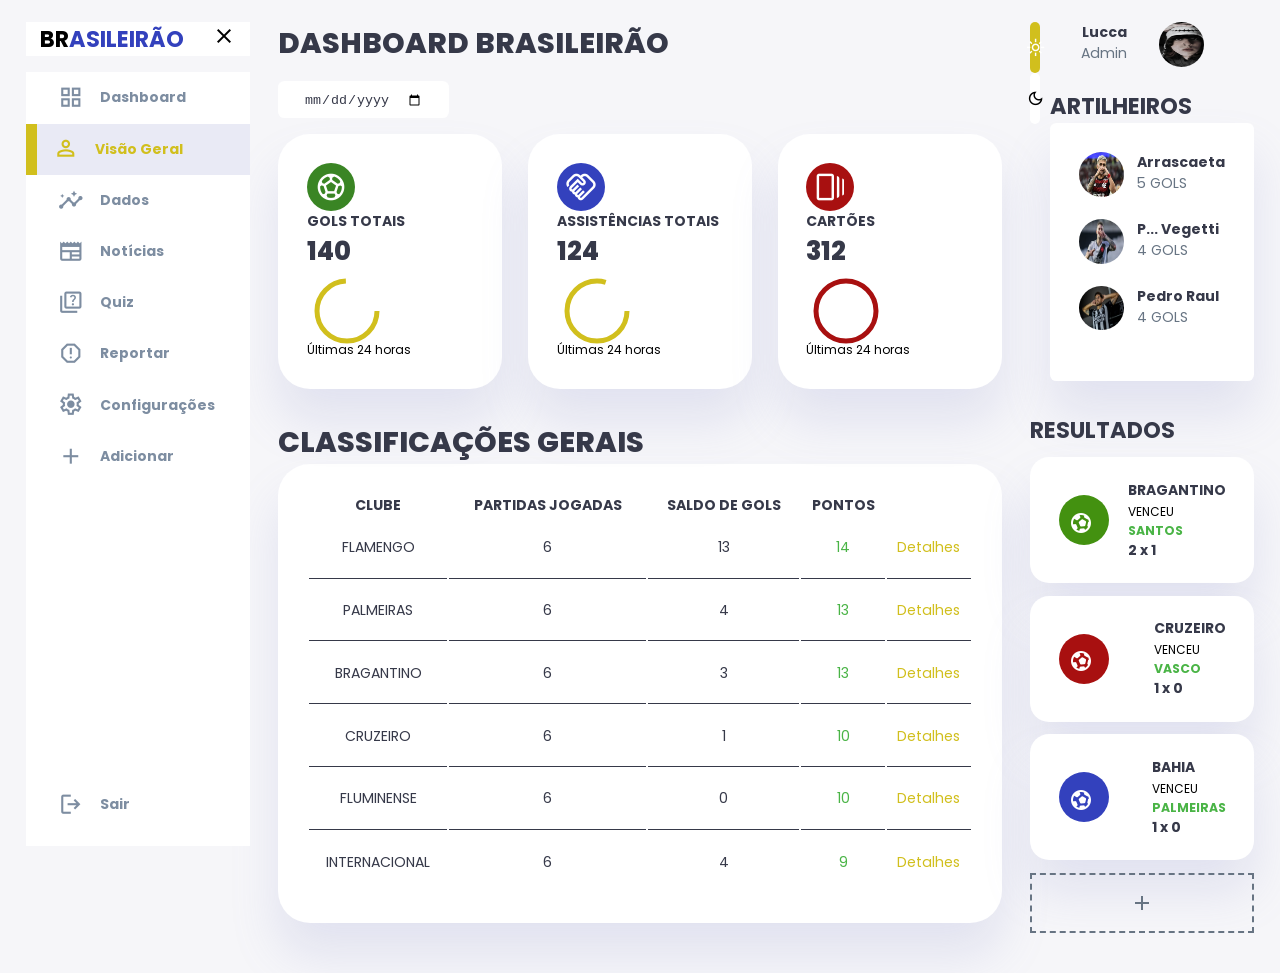
<file: dashboardfut/index.html>
<!DOCTYPE html>
<html lang="pt-BR">
<head>
    <meta charset="UTF-8">
    <meta http-equiv="X-UA-Compatible" content="IE=edge">
    <meta name="viewport" content="width=device-width, initial-scale=1.0">
    <title>Dashboard Brasileirão 2025</title>
    <link rel="stylesheet" href="https://fonts.googleapis.com/css2?family=Material+Symbols+Outlined:opsz,wght,FILL,GRAD@24,400,0,0" />
    <link rel="stylesheet" href="styles.css">
    </head>
    <body>

        <div class="container">


<aside>

          <div class="top">

          <div class="logo">
    <h2>BR<span class="danger">ASILEIRÃO</span></h2>
          </div>
          <div class="close" id="close_btn">
          <span class="material-symbols-outlined">  close </span> 
          </div>

          </div>
<div class="sidebar">
    
    <a href="dashboard.html">
        <span class="material-symbols-outlined">grid_view</span>
        <h3>Dashboard</h3>
    </a>

    <a href="index.html" class="active">
        <span class="material-symbols-outlined">person</span>
        <h3>Visão Geral</h3>
    </a>

    <a href="dados.html">
        <span class="material-symbols-outlined">insights</span>
        <h3>Dados</h3>
    </a>

    <a href="https://ge.globo.com/futebol/">
        <span class="material-symbols-outlined">newspaper</span>
        <h3>Notícias</h3>
    </a>

    <a href="quiz.html">
        <span class="material-symbols-outlined">quiz</span>
        <h3>Quiz</h3>
    </a>

    <a href="reportar">
        <span class="material-symbols-outlined">report</span>
        <h3>Reportar</h3>
    </a>

    <a href="configuracoes">
        <span class="material-symbols-outlined">settings</span>
        <h3>Configurações</h3>
    </a>

    <a href="adicionar">
        <span class="material-symbols-outlined">add</span>
        <h3>Adicionar</h3>
    </a>

    <a href="sair.html">
        <span class="material-symbols-outlined">logout</span>
        <h3>Sair</h3>
    </a>

</div>
         

    </aside>
<main>
<h1>DASHBOARD BRASILEIRÃO</h1>
<div class="date">
    <input type="date">
</div>

<div class="insights">
    <div class="sales">
        <span class="material-symbols-outlined">sports_soccer</span>
        <div class="middle">
            <div class="left">
                <h3>GOLS TOTAIS</h3>
                <h1>140</h1>
            </div>
            <div class="progress">
                <svg>
                    <circle r="30" cy="40" cx="40"></circle>
                </svg>
                <div class="number">76%</div>
            </div>
        </div>
        <small>Últimas 24 horas</small>
    </div>
    <div class="expenses">
    <span class="material-symbols-outlined">handshake</span>
    <div class="middle">
        <div class="left">
            <h3>ASSISTÊNCIAS TOTAIS</h3>
            <h1>124</h1>
        </div>
        <div class="progress">
            <svg>
                <circle r="30" cy="40" cx="40"></circle>
            </svg>
            <div class="number">78%</div>
        </div>
    </div>
    <small>Últimas 24 horas</small>
</div>
<div class="income">
    <span class="material-symbols-outlined">web_stories</span>
    <div class="middle">
        <div class="left">
            <h3>CARTÕES</h3>
            <h1>312</h1>
        </div>
        <div class="progress">
            <svg>
                <circle r="30" cy="40" cx="40"></circle>
            </svg>
            <div class="number">100%</div>
        </div>
    </div>
    <small>Últimas 24 horas</small>
</div>
</div>
<div class="recent_order">
    <h1>CLASSIFICAÇÕES GERAIS</h1>
    <table>
        <thead>
            <tr>
                <th>CLUBE</th>
                <th>PARTIDAS JOGADAS</th>
                <th>SALDO DE GOLS</th>
                <th>PONTOS</th>
            </tr>
        </thead>
<tbody>
    <tr>
        <td>FLAMENGO</td>
        <td>6</td>
        <td>13</td>
        <td class="warning">14</td>
        <td class="primary">Detalhes</td>
    </tr>

    <tr>
        <td>PALMEIRAS</td>
        <td>6</td>
        <td>4</td>
        <td class="warning">13</td>
        <td class="primary">Detalhes</td>
    </tr>

    <tr>
        <td>BRAGANTINO</td>
        <td>6</td>
        <td>3</td>
        <td class="warning">13</td>
        <td class="primary">Detalhes</td>
    </tr>

    <tr>
        <td>CRUZEIRO</td>
        <td>6</td>
        <td>1</td>
        <td class="warning">10</td>
        <td class="primary">Detalhes</td>
    </tr>

    <tr>
        <td>FLUMINENSE</td>
        <td>6</td>
        <td>0</td>
        <td class="warning">10</td>
        <td class="primary">Detalhes</td>
    </tr>

    <tr>
        <td>INTERNACIONAL</td>
        <td>6</td>
        <td>4</td>
        <td class="warning">9</td>
        <td class="primary">Detalhes</td>
    </tr>

</tbody>


    </table>
</div>



</main>
<div class="right">
<div class="top">
    <button id="menu_bar">
        <span class="material-symbols-outlined">menu</span>
        </button>
<div class="theme-toggler">
    <span class="material-symbols-outlined active">light_mode</span>
    <span class="material-symbols-outlined">dark_mode</span>
</div>
<div class="profile">
    <div class="info">
        <p><b>Lucca</b></p>
        <p>Admin</p>
        <small class="text-muted"></small>
    </div>
    <div class="profile-photo">
        <img src="profile-1.jpg.jpg" alt="">
    </div>
</div>

</div>
<div class="recent_updates">
    <h2>ARTILHEIROS</h2>
    <div class="updates">
<div class="update">
    <div class="profile-photo">
        <img src="Arrascae.jpg" alt="">
    </div>
    <div class="message">
        <p><b>Arrascaeta</b> 5 GOLS</p>
    </div>
</div>
<div class="update">
    <div class="profile-photo">
        <img src="VEGETTI.webp" alt="">
    </div>
    <div class="message">
        <p><b>P... Vegetti</b> 4 GOLS</p>
    </div>
</div>
<div class="update">
    <div class="profile-photo">
        <img src="Pedro-Raul.webp" alt="">
    </div>
    <div class="message">
        <p><b>Pedro Raul</b> 4 GOLS</p>
    </div>
</div>
</div>



</div>
<div class="sales_analytics">
    <h2>RESULTADOS</h2>

    <div class="item onlion">
        <div class="icon">
            <span class="material-symbols-outlined">sports_and_outdoors</span>
        </div>
        <div class="right_text">
            <div class="info">
                <h3>BRAGANTINO</h3>
                <small class="text_muted">VENCEU</small>
            </div>
            <h5 class="warning">SANTOS</h5>
            <h3>2 x 1</h3>
        </div>
    </div>

    <div class="item onlion">
        <div class="icon">
            <span class="material-symbols-outlined">sports_and_outdoors</span>
        </div>
        <div class="right_text">
            <div class="info">
                <h3>CRUZEIRO</h3>
                <small class="text_muted">VENCEU</small>
            </div>
            <h5 class="warning">VASCO</h5>
            <h3>1 x 0</h3>
        </div>
    </div>

    <div class="item onlion">
        <div class="icon">
            <span class="material-symbols-outlined">sports_and_outdoors</span>
        </div>
        <div class="right_text">
            <div class="info">
                <h3>BAHIA</h3>
                <small class="text_muted">VENCEU</small>
            </div>
            <h5 class="warning">PALMEIRAS</h5>
            <h3>1 x 0</h3>
        </div>
    </div>


</div>

<div class="item add_products">
    <div>
        <span class="material-symbols-outlined">add</span>
    </div>
</div>
</div>

</div>

<script src="script.js"></script>
    </body>
</html>
</file>
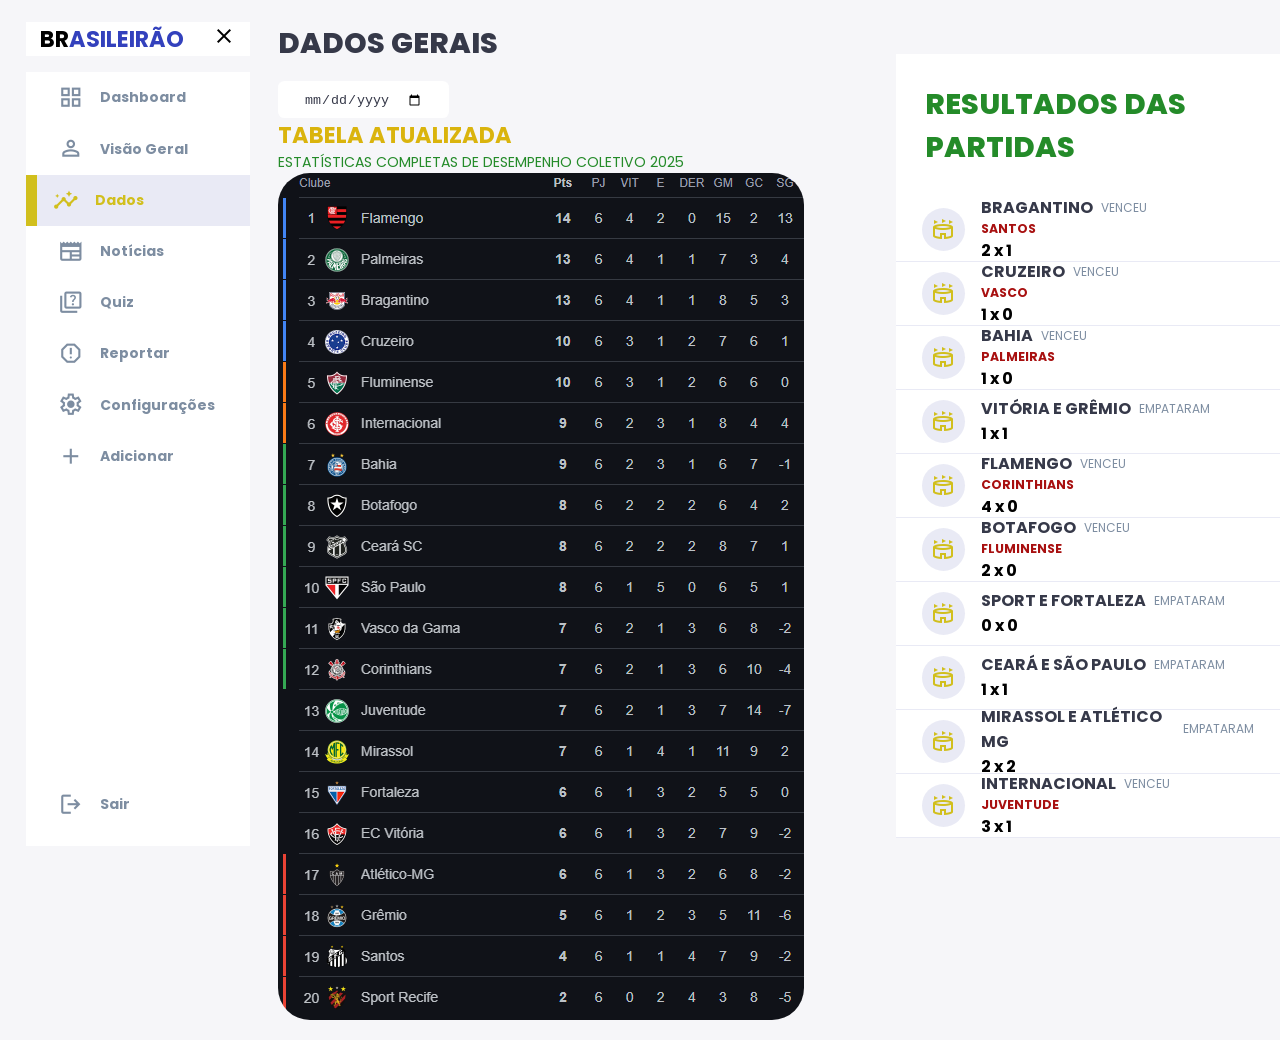
<file: dashboardfut/dados.html>
<!DOCTYPE html>
<html lang="pt-BR">

<head>
    <meta charset="UTF-8">
    <meta http-equiv="X-UA-Compatible" content="IE=edge">
    <meta name="viewport" content="width=device-width, initial-scale=1.0">
    <title>Dados</title>
    <link rel="stylesheet" href="https://fonts.googleapis.com/css2?family=Material+Symbols+Outlined:opsz,wght,FILL,GRAD@24,400,0,0" />
    <link rel="stylesheet" href="styles.css">
</head>

<body >

    <div class="container">

        <aside>

            <div class="top">
                <div class="logo">
                    <h2>BR<span class="danger">ASILEIRÃO</span></h2>
                </div>
                <div class="close" id="close_btn">
                    <span class="material-symbols-outlined"> close </span>
                </div>
            </div>
            <div class="sidebar">

                <a href="dashboard.html">
                    <span class="material-symbols-outlined">grid_view</span>
                    <h3>Dashboard</h3>
                </a>

                <a href="index.html">
                    <span class="material-symbols-outlined">person</span>
                    <h3>Visão Geral</h3>
                </a>

                <a href="dados.html" class="active">
                    <span class="material-symbols-outlined">insights</span>
                    <h3>Dados</h3>
                </a>

                <a href="https://ge.globo.com/futebol/">
                    <span class="material-symbols-outlined">newspaper</span>
                    <h3>Notícias</h3>
                </a>

                <a href="quiz.html">
                    <span class="material-symbols-outlined">quiz</span>
                    <h3>Quiz</h3>
                </a>

                <a href="reportar">
                    <span class="material-symbols-outlined">report</span>
                    <h3>Reportar</h3>
                </a>

                <a href="configuracoes">
                    <span class="material-symbols-outlined">settings</span>
                    <h3>Configurações</h3>
                </a>

                <a href="adicionar">
                    <span class="material-symbols-outlined">add</span>
                    <h3>Adicionar</h3>
                </a>

                <a href="sair.html">
                    <span class="material-symbols-outlined">logout</span>
                    <h3>Sair</h3>
                </a>

            </div>


            <aside class="right-sidebar">
                <div class="top">
                </div>
                <div class="sidebar">
                    <div class="right-header">
                        <h1>RESULTADOS DAS PARTIDAS</h1>
                    </div>
                    <div class="item onlion">
                        <div class="icon">
                            <span class="material-symbols-outlined">stadium</span>
                        </div>
                        <div class="right_text">
                            <div class="info">
                                <h3>BRAGANTINO</h3>
                                <small class="text_muted">VENCEU</small>
                            </div>
                            <h5 class="sucess">SANTOS</h5>
                            <h3>2 x 1</h3>
                        </div>
                    </div>
                     <div class="item onlion">
                        <div class="icon">
                            <span class="material-symbols-outlined">stadium</span>
                        </div>
                        <div class="right_text">
                            <div class="info">
                                <h3>CRUZEIRO</h3>
                                <small class="text_muted">VENCEU</small>
                            </div>
                            <h5 class="sucess">VASCO</h5>
                            <h3>1 x 0</h3>
                        </div>
                    
                    </div>
                    <div class="item onlion">
                       <div class="icon">
                           <span class="material-symbols-outlined">stadium</span>
                       </div>
                       <div class="right_text">
                           <div class="info">
                               <h3>BAHIA</h3>
                               <small class="text_muted">VENCEU</small>
                           </div>
                           <h5 class="sucess">PALMEIRAS</h5>
                           <h3>1 x 0</h3>
                       </div>
                    </div>
                    <div class="item onlion">
                       <div class="icon">
                           <span class="material-symbols-outlined">stadium</span>
                       </div>
                       <div class="right_text">
                           <div class="info">
                               <h3>VITÓRIA E GRÊMIO</h3>
                               <small class="text_muted">EMPATARAM</small>
                           </div>
                           <h5 class="sucess"></h5>
                           <h3>1 x 1</h3>
                       </div></div>
                       <div class="item onlion">
                          <div class="icon">
                              <span class="material-symbols-outlined">stadium</span>
                          </div>
                          <div class="right_text">
                              <div class="info">
                                  <h3>FLAMENGO</h3>
                                  <small class="text_muted">VENCEU</small>
                              </div>
                              <h5 class="sucess">CORINTHIANS</h5>
                              <h3>4 x 0</h3>
                          </div>
                        </div>
                        <div class="item onlion">
                           <div class="icon">
                               <span class="material-symbols-outlined">stadium</span>
                           </div>
                           <div class="right_text">
                               <div class="info">
                                   <h3>BOTAFOGO</h3>
                                   <small class="text_muted">VENCEU</small>
                               </div>
                               <h5 class="sucess">FLUMINENSE</h5>
                               <h3>2 x 0</h3>
                           </div>
                        </div>
                        <div class="item onlion">
                           <div class="icon">
                               <span class="material-symbols-outlined">stadium</span>
                           </div>
                           <div class="right_text">
                               <div class="info">
                                   <h3>SPORT E FORTALEZA</h3>
                                   <small class="text_muted">EMPATARAM</small>
                               </div>
                               <h5 class="sucess"></h5>
                               <h3>0 x 0</h3>
                           </div>
                        </div>
                        <div class="item onlion">
                           <div class="icon">
                               <span class="material-symbols-outlined">stadium</span>
                           </div>
                           <div class="right_text">
                               <div class="info">
                                   <h3>CEARÁ E SÃO PAULO</h3>
                                   <small class="text_muted">EMPATARAM</small>
                               </div>
                               <h5 class="sucess"></h5>
                               <h3>1 x 1</h3>
                           </div>
                        </div>
                        <div class="item onlion">
                           <div class="icon">
                               <span class="material-symbols-outlined">stadium</span>
                           </div>
                           <div class="right_text">
                               <div class="info">
                                   <h3>MIRASSOL E ATLÉTICO MG</h3>
                                   <small class="text_muted">EMPATARAM</small>
                               </div>
                               <h5 class="sucess"></h5>
                               <h3>2 x 2</h3>
                           </div>
                        </div>
                        <div class="item onlion">
                           <div class="icon">
                               <span class="material-symbols-outlined">stadium</span>
                           </div>
                           <div class="right_text">
                               <div class="info">
                                   <h3>INTERNACIONAL</h3>
                                   <small class="text_muted">VENCEU</small>
                               </div>
                               <h5 class="sucess">JUVENTUDE</h5>
                               <h3>3 x 1</h3>
                           </div>
                        </div>




                </div>
            </aside>

        </aside>
        <main>
            <h1>DADOS GERAIS</h1>
            <div class="date">
                <input type="date">
            </div>

            <div class="data-content">
                <h2>TABELA ATUALIZADA</h2>
                <p>ESTATÍSTICAS COMPLETAS DE DESEMPENHO COLETIVO 2025</p>
                </div>

                    <div class="image-container">
                        <img src="tabelas.png" alt="Descrição da imagem">
                    </div>

                    
                


                    <style>

main h2 {
            color: rgb(218, 180, 13);       /* Cor amarela para h2 */
        }

        main p {
            color: rgb(36, 139, 41);        /* Cor verde para h3 */
        }

.image-container {
    display: flex;         /* Usa Flexbox para centralizar */

    align-items: center;     /* Centraliza verticalmente (se necessário) */
    margin-bottom: 20px;    /* Adiciona algum espaço abaixo da imagem */
    width: 100%;           /* Garante que o container ocupa a largura total */
}

.image-container img {
    max-width: 100%;      /* Garante que a imagem não ultrapasse o container */
    height: auto;         /* Mantém a proporção da imagem */
    border-radius: var(--card-border-radius); /* Aplica as bordas redondas */
    box-shadow: var(--card-box-shadow);       /* Aplica a sombra */
    transition: transform 0.2s ease-in-out, box-shadow 0.2s ease-in-out; /* Transição suave */
}

.image-container img:hover {
    transform: scale(1.01); /* Efeito de escala ao passar o mouse */
    box-shadow: 0 6px 12px rgba(0, 0, 0, 0.3); /* Sombra maior ao passar o mouse */
}


/* Estilos para a nova barra lateral direita */

.right-sidebar {
    /* ... outras propriedades ... */
    background: transparent; /* Alterado para transparente */
    /* ... outras propriedades ... */
}


.right-sidebar {
    position: absolute; /* Alterado para absolute */
    top: 0;
    right: 0;
    width: 30%; /* Largura maior */
    height: 100%;

    box-shadow: var(--card-box-shadow);

    transform: translateX(0); /* Inicialmente visível */
    transition: transform 0.5s ease-in-out;
    z-index: 2; /* Garante que ela fique sobre o conteúdo principal */
}

.right-sidebar.hide {
    transform: translateX(100%); /* Esconde a barra lateral à direita */
}

.right-sidebar .top .close {
    display: inline-block;
    cursor: pointer;
}

.right-sidebar .sidebar {
    /* Estilos para o conteúdo interno da barra lateral */
    margin-top: 1rem;
    height: calc(30% - 3.6rem); /* Ajuste para subtrair a altura do topo */
    display: flex;
    flex-direction: column;
}

.right-sidebar .sidebar .right-header {
    padding: var(--card-padding);
}

.right-sidebar .sidebar .item {
    background: var(--clr-white);
    display: flex;
    align-items: center;
    gap: 1rem;
    height: 4rem;
    padding: 0.7rem 1.6rem;
    border-bottom: 1px solid var(--clr-light);
}

.right-sidebar .sidebar .item .icon {
    padding: 0.6rem;
    background: var(--clr-light);
    border-radius: 50%;
    color: var(--clr-primary);
    display: flex;
    align-items: center;
    justify-content: center;
}

.right-sidebar .sidebar .item .right_text h3 {
    margin: 0;
    font-size: 1rem;
}

.right-sidebar .sidebar .item .right_text .info {
    display: flex;
    align-items: center;
    gap: 0.5rem;
}

.right-sidebar .sidebar .item .right_text .info h3 {
    color: var(--clr-dark);
    margin: 0;
}

.right-sidebar .sidebar .item .right_text .info small {
    color: var(--clr-info-dark);
}

/* Estilos específicos para diferentes tipos de status */
.right-sidebar .sidebar .item .right_text .danger {
    color: var(--clr-danger);
}

.right-sidebar .sidebar .item .right_text .warning {
    color: var(--clr-warning);
}

.right-sidebar .sidebar .item .right_text .sucess {
    color: var(--clr-sucess);
}

.right-sidebar h1{
    color: rgb(36, 139, 41);

}



                    </style>

                
        </main>
        </div>

    <script>
        const body = document.body;
        const themeToggler = document.querySelector('.theme-toggler');


        // Função para salvar o tema no localStorage
        function saveTheme(themeName) {
            localStorage.setItem('theme', themeName);
        }

        // Função para carregar o tema do localStorage
        function loadTheme() {
            const selectedTheme = localStorage.getItem('theme');
            if (selectedTheme === 'dark') {
                body.classList.add('dark-theme-variables');
                if (themeToggler) { // Verifique se themeToggler existe
                    themeToggler.querySelector('span:nth-child(1)').classList.remove('active');
                    themeToggler.querySelector('span:nth-child(2)').classList.add('active');
                }
            } else {
                body.classList.remove('dark-theme-variables');
                if (themeToggler) { // Verifique se themeToggler existe
                    themeToggler.querySelector('span:nth-child(1)').classList.add('active');
                    themeToggler.querySelector('span:nth-child(2)').classList.remove('active');
                }
            }
        }

        if (themeToggler) { // Verifique se themeToggler existe
            themeToggler.addEventListener('click', () => {
                body.classList.toggle('dark-theme-variables');
                themeToggler.querySelector('span:nth-child(1)').classList.toggle('active');
                themeToggler.querySelector('span:nth-child(2)').classList.toggle('active');

                // Salva o tema atual no localStorage
                if (body.classList.contains('dark-theme-variables')) {
                    saveTheme('dark');
                } else {
                    saveTheme('light');
                }
            });
        }

        // Carrega o tema salvo ao carregar a página
        loadTheme();
    </script>

</body>

</html>
</file>
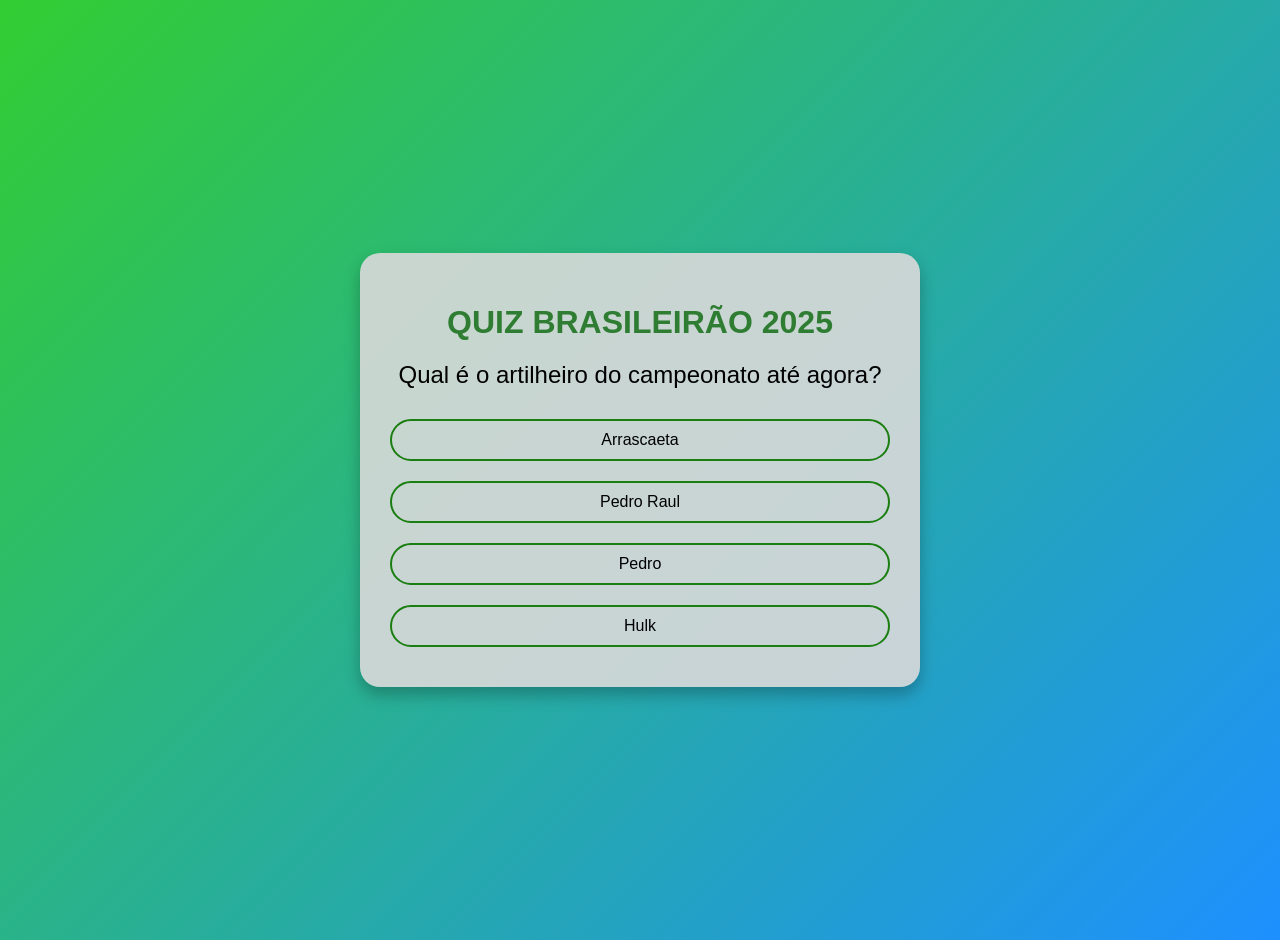
<file: dashboardfut/quiz.html>
<!DOCTYPE html>
<html lang="pt-BR">
<head>
  <meta charset="UTF-8">
  <meta name="viewport" content="width=device-width, initial-scale=1">
  <title>Quiz Brasileirão 2024</title>
  <link rel="preconnect" href="https://fonts.googleapis.com">
  <link rel="preconnect" href="https://fonts.gstatic.com" crossorigin>
  <link href="https://fonts.googleapis.com/css2?family=Farsan&family=Poppins:ital,wght@0,100;0,200;0,300;0,400;0,500;0,600;0,700;0,800;0,900;1,100;1,200;1,300;1,400;1,500;1,700;1,800;1,900&display=swap" rel="stylesheet">



  <style>


    body {
      font-family: 'Segoe UI', Tahoma, Geneva, Verdana, sans-serif;
      background: linear-gradient(135deg, #32CD32, #1E90FF);
      min-height: 100vh;
      margin: 0;
      display: flex;
      justify-content: center;
      align-items: center;
      padding: 20px;
    }
    .quiz-container {
      background: rgba(218, 218, 218, 0.9);
      padding: 30px;
      border-radius: 20px;
      max-width: 500px;
      width: 100%;
      box-shadow: 0 8px 16px rgba(0,0,0,0.25);
      text-align: center;
    }
    h1 {
      margin-bottom: 20px;
      color: #2e7d32;
    }
    .question {
      font-size: 1.5rem;
      margin-bottom: 20px;
    }
    .options button {
      background: none;
      border: 2px solid #1a7e11;
      color: #000000;
      font-size: 1rem;
      margin: 10px 0;
      padding: 10px 20px;
      border-radius: 25px;
      cursor: pointer;
      width: 100%;
      transition: 0.3s;
    }
    .options button:hover {
      background: #cfac0f;
      color: #000000;
    }
    #score {
      font-size: 1.5rem;
      margin-top: 20px;
      color: #2e7d32;
    }
    #restart {
      margin-top: 20px;
      padding: 10px 20px;
      background-color: #32CD32;
      color: #fff;
      border: none;
      border-radius: 25px;
      cursor: pointer;
      font-size: 1rem;
    }
    #restart:hover {
      background-color: #228B22;
    }
  </style>
</head>
<body>

<div class="quiz-container">
  <h1>QUIZ BRASILEIRÃO 2025</h1>
  <div id="quiz">
    <div class="question" id="question">Carregando pergunta...</div>
    <div class="options" id="options"></div>
  </div>
  <div id="score" style="display: none;"></div>
  <button id="restart" style="display: none;">Jogar Novamente</button>
</div>

<script>
  const quizData = [
    {
      question: "Qual é o artilheiro do campeonato até agora?",
      options: ["Arrascaeta", "Pedro Raul", "Pedro", "Hulk"],
      answer: "Arrascaeta"
    },
    {
      question: "Quantos times vão rebaixar no Brasileirão 2025?",
      options: ["2", "3", "4", "5"],
      answer: "4"
    },
    {
      question: "Qual time está com a melhor média de gols",
      options: ["Flamengo", "Botafogo", "Atlético-MG", "Bahia"],
      answer: "Bahia"
    },
    {
      question: "Qual time está liderando o campeonato??",
      options: ["Flamengo", "São Paulo", "Flamengo", "Cruzeiro"],
      answer: "Flamengo"
    },
    {
      question: "Qual desses times subiu da Série B para o Brasileirão 2025?",
      options: ["Cruzeiro", "Vasco", "Santos", "Chapecoense"],
      answer: "Santos"
    }
  ];

  let currentQuestion = 0;
  let score = 0;

  const questionEl = document.getElementById('question');
  const optionsEl = document.getElementById('options');
  const scoreEl = document.getElementById('score');
  const restartBtn = document.getElementById('restart');

  function loadQuestion() {
    const current = quizData[currentQuestion];
    questionEl.textContent = current.question;
    optionsEl.innerHTML = '';
    current.options.forEach(option => {
      const button = document.createElement('button');
      button.textContent = option;
      button.onclick = () => selectOption(option);
      optionsEl.appendChild(button);
    });
  }

  function selectOption(option) {
    if (option === quizData[currentQuestion].answer) {
      score++;
    }
    currentQuestion++;
    if (currentQuestion < quizData.length) {
      loadQuestion();
    } else {
      showScore();
    }
  }

  function showScore() {
    quiz.style.display = 'none';
    scoreEl.style.display = 'block';
    restartBtn.style.display = 'inline-block';
    scoreEl.textContent = `Você acertou ${score} de ${quizData.length} perguntas!`;
  }

  restartBtn.addEventListener('click', () => {
    currentQuestion = 0;
    score = 0;
    quiz.style.display = 'block';
    scoreEl.style.display = 'none';
    restartBtn.style.display = 'none';
    loadQuestion();
  });

  loadQuestion();
</script>

</body>
</html>
</file>
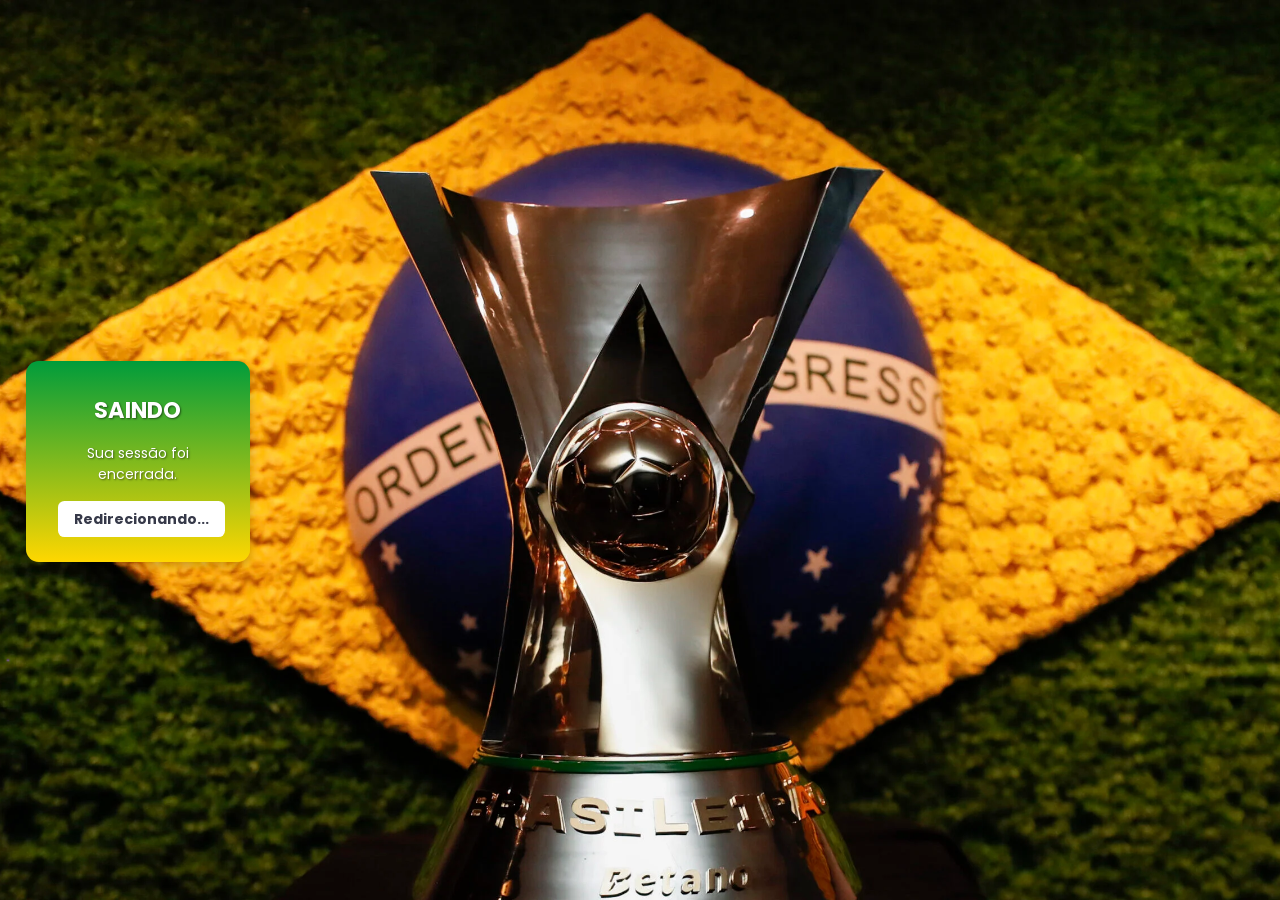
<file: dashboardfut/sair.html>
<!DOCTYPE html>
<html lang="pt-BR">

<head>
    <meta charset="UTF-8">
    <meta name="viewport" content="width=device-width, initial-scale=1.0">
    <title>Saindo...</title>
    <link rel="stylesheet" href="styles.css">

    <body>
        <div class="container">
            <main class="saida-container">
                <div class="balao-saida">
                    <h2>SAINDO</h2>
                    <p>Sua sessão foi encerrada.</p>
                    <a href="https://www.google.com/search?q=Dashboard+Brasileir%C3%A3o" target="_self">
                       Redirecionando...
                    </a>
                </div>
            </main>
        </div>

    </head>






    <style>

body {
            background-image: url('br.webp'); /* Substitua 'sua-imagem.jpg' pelo caminho da sua imagem */
            background-size: cover; /* Ajusta a imagem para cobrir todo o fundo */
            background-repeat: no-repeat; /* Evita que a imagem se repita */
            background-position: center; /* Centraliza a imagem */
            height: 100vh; /* Garante que o fundo cubra a tela toda */
            margin: 0;
            padding: 0;
            display: flex;
            justify-content: center;
            align-items: center;
        }



        /* Estilos Personalizados para o Balão de Saída */
        .saida-container {
            display: flex;
            justify-content: center; /* Centraliza horizontalmente */
            align-items: center;   /* Centraliza verticalmente */
            height: 80vh;        /* Garante que ocupa toda a altura da tela */
        }

        .balao-saida {
            background: linear-gradient(to bottom, #009c3b, #ffd700); /* Degradê Brasil */
            border-radius: var(--border-radius-2);
            box-shadow: 0 4px 8px rgba(0, 0, 0, 0.2);
            padding: 2rem;
            text-align: center;
            max-width: 400px;
            width: 100%;
            transition: transform 0.2s ease-in-out;
            cursor: pointer;
            color: rgb(0, 0, 0); /* Cor do texto para contrastar com o degradê */
        }

        .balao-saida:hover {
            transform: scale(1.03);
            box-shadow: 0 6px 12px rgba(0, 0, 0, 0.3);
        }

        .balao-saida h2 {
            color: rgb(255, 255, 255);
            margin-bottom: 1rem;
            text-shadow: 1px 1px 2px rgba(0, 0, 0, 0.5); /* Sombra no texto para legibilidade */
        }

        .balao-saida p {
            color: white;
            margin-bottom: 1.5rem;
            text-shadow: 1px 1px 2px rgba(0, 0, 0, 0.5);
        }

        .balao-saida a {
            color: var(--clr-dark);
            background-color: white;
            padding: 0.5rem 1rem;
            border-radius: var(--border-radius-1);
            text-decoration: none;
            font-weight: bold;
        }

        .balao-saida a:hover {
            background-color: var(--clr-light);
        }

        /* Estilos para o Dark Mode */
        body.dark-theme-variables .balao-saida {
            background: linear-gradient(to bottom, #00561e, #a69100); /* Degradê mais escuro para o dark mode */
            color: var(--clr-white);
            box-shadow: 0 4px 8px rgba(255, 255, 255, 0.1);
        }

        body.dark-theme-variables .balao-saida a {
            color: var(--clr-white);
            background-color: var(--clr-dark);
        }

        body.dark-theme-variables .balao-saida a:hover {
            background-color: var(--clr-dark-variant);
        }
    </style>








    <script>
        const body = document.body;
        const themeToggler = document.querySelector('.theme-toggler'); // Se você tiver o theme-toggler nesta página

        // Função para salvar o tema no localStorage
        function saveTheme(themeName) {
            localStorage.setItem('theme', themeName);
        }

        // Função para carregar o tema do localStorage
        function loadTheme() {
            const selectedTheme = localStorage.getItem('theme');
            if (selectedTheme === 'dark') {
                body.classList.add('dark-theme-variables');
                if (themeToggler) { // Verifique se themeToggler existe
                    themeToggler.querySelector('span:nth-child(1)').classList.remove('active');
                    themeToggler.querySelector('span:nth-child(2)').classList.add('active');
                }
            } else {
                body.classList.remove('dark-theme-variables');
                if (themeToggler) { // Verifique se themeToggler existe
                    themeToggler.querySelector('span:nth-child(1)').classList.add('active');
                    themeToggler.querySelector('span:nth-child(2)').classList.remove('active');
                }
            }
        }

        if (themeToggler) { // Verifique se themeToggler existe
            themeToggler.addEventListener('click', () => {
                body.classList.toggle('dark-theme-variables');
                themeToggler.querySelector('span:nth-child(1)').classList.toggle('active');
                themeToggler.querySelector('span:nth-child(2)').classList.toggle('active');

                // Salva o tema atual no localStorage
                if (body.classList.contains('dark-theme-variables')) {
                    saveTheme('dark');
                } else {
                    saveTheme('light');
                }
            });
        }

        // Carrega o tema salvo ao carregar a página
        loadTheme();
    </script>


</body>

</html>
</file>
<file: dashboardfut/styles.css>
@import url('https://fonts.googleapis.com/css2?family=Poppins:ital,wght@0,100;0,200;0,300;0,400;0,500;0,600;0,700;0,800;0,900;1,100;1,200;1,300;1,400;1,500;1,700;1,800;1,900&display=swap');

:root {
--clr-primary: #d1bf1d;
--clr-danger: #3341bd;
--clr-sucess: #a81010;
--clr-white: #fff;
--clr-info-dark: #7d8da1;
--clr-dark: #363949;
--clr-warning: #4ab446;
--clr-light: rgba(132, 139, 200, 0.18);
--clr-dark-variant: #677483;
--clr-color-background: #f6f6f9;

--card-border-radius: 2rem;
--border-radius-1: 0.4rem;
--border-radius-2: 0.8rem;
--border-radius-3: 1.2rem;

--card-padding: 1.8rem;
--padding-1: 1.2rem;
--box-shadow: 0 2rem 3rem var(--clr-light);

}


.dark-theme-variables{
    --clr-color-background: #181a1e;
    --clr-white: #202528;
    --clr-light: rgba(0, 0, 0, 0.4);
    --clr-dark: #edeffd;
    --clr-dark-variant: #677483;
    --box-shadow: 0 2rem 3rem var(--clr-light)

}





*{
margin: 0;
padding: 0;
box-sizing: border-box;
text-decoration: none;
border: 0;
list-style: none;
appearance: none;

}



.container{
display: grid;
width: 96%;
gap: 1.8rem;
grid-template-columns: 14rem auto 14rem;
margin: 0 auto;
}







body{
    font-family: 'Poppins', sans-serif;
    width: 100vw;
    height: 100vh;
    font-size: 0.88rem;
    user-select: none;
    overflow-x: hidden;
    background: var(--clr-color-background);
}

a{
    color: var(--clr-dark);
}

h1{
    font-weight: 800;
    font-size: 1.8rem;
}
h2{
    font-size: 1.4rem;
}
h3{
font-size: 0.87rem;
}
h4{
    font-size: 0.8rem;
}
h5{
    font-size: 0.77rem;
}

small{
    font-size: 0.75rem;
}

.profile-photo img{
    width: 2.8rem;
    height: 2.8rem;
    border-radius: 50%;
    overflow: hidden;
}

.text-muted{
color: var(--clr-info-dark);
}

p{
    color: var(--clr-dark-variant);
}
b{
    color: var(--clr-dark);
}
.primary{
    color: var(--clr-primary);
}
.sucess{
    color: var(--clr-sucess)
}
.danger{
    color: var(--clr-danger);
}
.warning{
    color: var(--clr-warning);
}

/* aside */

aside{
    height: 100vh;
}

aside .top{
    background-color: var(--clr-white);
    display: flex;
    justify-content: space-around;
    align-items: center;
    margin-top: 1.4rem;

}
aside .logo{
    display: flex;
    gap: 1rem;
}


/*-------------------------------------
 Barra lateral
------------------------------------- */

aside .sidebar{
    background-color: var(--clr-white);
    display: flex;
    flex-direction: column;
    height: 86vh;
    position: relative;
    top: 1rem;

}

aside .h3{
    font-weight: 400;
}

aside .sidebar a{
    display: flex;
    color: var(--clr-info-dark);
    margin-left: 2rem;
    gap: 1rem;
    align-items: center;
    height: 3.2rem;
    transition: all .1s ease-in;
}

aside .sidebar a span{
    font-size: 1.6rem;
    transition: all .1s ease-in;
}

aside .sidebar a:last-child{
    position: absolute;
    bottom: 1rem;
    width: 100%;
}

aside .sidebar a.active{
    background: var(--clr-light);
    color: var(--clr-primary);
    margin-left: 0;
    border-left: 5px solid var(--clr-primary);
}

aside .sidebar a.active::before{
content: '';
width: 6px;
height: 100%;
background-color: var(--clr-primary);
}

aside .sidebar a:hover{
    color: var(--clr-primary);
}

aside .sidebar a:hover span{
    margin-left: 1rem;
    transition: .4s ease;
}

aside .sidebar a span.msg_count{
    background: var(--clr-danger);
    color: var(--clr-white);
    padding: 2px 5px;
    font-size: 11px;
    border-radius: var(--border-radius-1);
}

/*-------------------------------------
Começo dos estilos da seção principal
-------------------------------------- */

main{
    margin-top: 1.4rem;
    width: auto;
}

main input{
    background-color: transparent;
    border: 0;
    outline: 0;
    color: var(--clr-dark);
}


main .date{
    display: inline-block;
    background-color: var(--clr-white);
    border-radius: var(--border-radius-1);
    margin-top: 1rem;
    padding: 0.5rem 1.6rem;
}

main .insights{
    display: grid;
    grid-template-columns: repeat(3,1fr);
    gap: 1.6rem;
}

main .insights>div{
    background-color: var(--clr-white);
    padding: var(--card-padding);
    border-radius: var(--card-border-radius);
    margin-top: 1rem;
    box-shadow: var(--box-shadow);
    transition: all .3s ease;
}

main .insights > div:hover{
    box-shadow: none;
}

main .insights > div span{
    background: rgb(58, 133, 36);
    padding: 0.5rem;
    border-radius: 50%;
    color: var(--clr-white);
    font-size: 2rem;
}

main .insights > div.expenses span{
    background: var(--clr-danger);
}

main .insights > div.income span{
    background: var(--clr-sucess);
}


main .insight> div .middle{
    display: flex;
    align-items: center;
    justify-content: space-between;
}

main .insights > div .middle h1{
    font-size: 1.6rem;
}

main h1{
    color: var(--clr-dark);
}

main .insights h1{
    color: var(--clr-dark);
}

main .insights h3{
    color: var(--clr-dark); 
}

main .insights p{
    color: var(--clr-dark);
}

main .insights .progress{
    position: relative;
    height: 68px;
    width: 68px;
    border-radius: 50px;
}


main .insights svg{
    height: 150px;
    height: 150px;
    position: absolute;
    top: 0;
}


/* Gráfico de bola */

main .insights svg circle{
    fill: none;
    stroke: var(--clr-primary);
    transform: rotate(270,80,80);
    stroke-width: 5;
}

main .insights .sales svg circle{
    stroke-dashoffset: 10;
    stroke-dasharray: 150;
}

main .insights .expenses svg circle{
    stroke-dashoffset: 0;
    stroke-dasharray: 150;
}

main .insights .income svg circle{
    stroke: var(--clr-sucess);
}

main .insights .progress .number{
    color: white;
    position: absolute;
    top: 5%;
    left: 5%;
    height: 100%;
    width: 100%;
    display: flex;
    justify-content: center;
    align-items: center;
}

main .recent_order{
    margin-top: 2rem;
}

main .recent_order h2{
    color: var(--clr-dark);
}

main .recent_order table{
    background-color: var(--clr-white);
    width: 100%;
    border-radius: var(--card-border-radius);
    padding: var(--card-padding);
    text-align: center;
    box-shadow: var(--box-shadow);
    transition: all .3s ease;
    color: var(--clr-dark);
}

main .recent_order table:hover{
    box-shadow: none;
}

main table tbody tr{
    height: 3.8rem;
    border-bottom: 1px solid var(--clr-white);
    color: var(--clr-dark);
}

main table tbody td{
    height: 3.8rem;
    border-bottom: 1px solid var(--clr-dark);
}

main table tbody tr:last-child td{
    border: none;
}

main .recent_order a{
    text-align: center;
    display: block;
    margin: 1rem;
}


/*----------------------------
Começo da barra da direita
------------------------------- */


.right{
    margin-top: 1.4rem;
}
.right h2{
    color: var(--clr-dark);
}
.right .top{
    display: flex;
    justify-content: start;
    gap: 2rem;
}

.right .top button{
    display: none;
}

.right .theme-toggler span{
    background-color: var(--clr-white);
    display: flex;
    justify-content: space-between;
    height: 1.6rem;
    width: 4.2rem;
    cursor: pointer;
    border-radius: var(--border-radius-1);
}


.right .theme-toggler span{
    font-size: 1.2rem;
    width: 50%;
    height: 100%;
    display: flex;
    align-items: center;
    justify-content: center;
}

.right .theme-toggler span.active{
    background-color: var(--clr-primary);
    color: #fff;
}

.right .top .profile{
    display: flex;
    gap: 2rem;
    text-align: center;
}

.right .info h3{
    color: var(--clr-dark);
}
.right .item h3{
    color: var(--clr-dark);
}

/* Atualizações recentes*/


.right .recent_updates{
    margin-top: 1rem;
    margin-left: 20px;
}

.right .recent_updates .updates{
    background-color: var(--clr-white);
    padding: var(--card-padding);
    border-radius: var(--border-radius-1);
    box-shadow: var(--box-shadow);
    transition: all .3s ease;
}

.right .recent_updates .updates:hover{
    box-shadow: none;
}

.right .recent_updates .update{
    display: grid;
    grid-template-columns: 2.6rem auto;
    gap: 1rem;
    margin-bottom: 1rem;
}

/*Sales analytics */

.right .sales_analytics{
    margin-top: 2rem;
}

.right .sales_analytics .item{
    background-color: var(--clr-white);
    display: flex;
    justify-content: space-between;
    align-items: center;
    gap: 1;
    margin: 10px 0;
    width: 100%;
    margin-bottom: 0.8rem;
    padding: 1.4rem var(--card-padding);
    border-radius: var(--border-radius-3);
    box-shadow: var(--box-shadow);
}


.right .sales_analytics .item:hover{
    box-shadow: none;
}

.right .sales_analytics .item .icon{
    background: rgb(67, 145, 16);
    padding: 0.6rem;
    color: var(--clr-white);
    border-radius: 50%;
    height: 50px;
    width: 50px;
    line-height: 50px;
    align-items: center;
}

.right .sales_analytics .item:nth-child(3) .icon{
    background-color: var(--clr-sucess);
}

.right .sales_analytics .item:nth-child(4) .icon{
    background-color: var(--clr-danger);
}


.right .sales_analytics .item .right{
    margin-left: 15px;
    display: flex;
}

.add_products div{
    display: flex;
    height: 60px;
    width: 100%;
    text-align: center;
    justify-content: center;
    align-items: center;
    border: 2px dashed;
    color: var(--clr-dark-variant);
    margin-bottom: 40px;
}


/*  --------------------------------
Media Query
-----------------------*/

@media screen and (max-width: 1200px) {
   .container{
    width: 94%;
    grid-template-columns: 7rem auto 14rem;
   }



aside .sidebar h3{
    display: none;
}
aside .sidebar a:last-child{
    position: relative;
    margin-top: 1.8rem;

}
main .insights{
    display: grid;
    grid-template-columns: repeat(1,1fr);

}
    
}

/*  --------------------------------
Media Query for Phoens
-----------------------*/

@media screen and (max-width:768px) {
    .container{
        width: 100%;
        grid-template-columns: repeat(1,1fr);
    }

aside{
    position: fixed;
    width: 18rem;
    z-index: 3;
    background: var(--clr-white);
    display: none;
}


@keyframes menuAni {
    to{
        left: -100%;
        animation: menuAni 1s forwards;
    }
}

aside .logo h2{
    display:inline
}

aside .sidebar h3{
    display: inline;
}

aside .sidebar a{
    width: 100%;
    height: 3.4rem;
}


aside .top div.close span{
    display: inline;
    position: absolute;
    right: 0;
    margin-right: 30px;
    font-size: 35px;
}

.right .top{
    position: fixed;
    top: 0;
    left: 0;
    display: flex;
    justify-content: center;
    align-items: center;
    padding: 0 0.8rem;
    background: var(--clr-white);
    width: 100%;
    height: 4.6rem;
    z-index: 2;
    box-shadow: 0 1rem 1 rem var(--box-shadow);
    margin: 0;
}

main .insights{
    display: grid;
    grid-template-columns: repeat(1,1fr);
    gap: 1.6rem;
    padding: 40px;
}

main .recent_order{
    padding: 30px;
    margin: 0 auto;
}

right .profile{
    position: absolute;
    left: 70%;
}

.right .recent_updates{
    padding: 30px;
}
.right .sales_analytics{
    padding: 30px;
}

.add_products{
    padding: 30px;
}

.right .top button{
    display: inline-block;
    background: transparent;
    cursor: pointer;
    color: var(--clr-dark);
    position: absolute;
    left: 1rem;
}

/* Estilos do Pop-up de Saída */
.overlay {
    position: fixed;
    top: 0;
    left: 0;
    width: 100%;
    height: 100%;
    background: rgba(0, 0, 0, 0.5); /* Fundo semi-transparente */
    z-index: 1000;
    display: none; /* Oculto por padrão */
}

.exit-popup {
    position: fixed;
    top: 50%;
    left: 50%;
    transform: translate(-50%, -50%);
    background: var(--clr-white);
    padding: 2rem;
    border-radius: var(--border-radius-2);
    box-shadow: 0 0 20px rgba(0, 0, 0, 0.5);
    z-index: 1001;
    text-align: center;
    display: none; /* Oculto por padrão */
    min-width: 300px; /* Largura mínima para o pop-up */
}

.exit-popup h2 {
    margin-bottom: 1rem;
    color: var(--clr-dark);
}

.exit-popup p {
    margin-bottom: 1.5rem;
    color: var(--clr-info-dark);
}

.exit-buttons {
    display: flex;
    justify-content: center;
    gap: 1rem;
}

.btn {
    padding: 0.5rem 1rem;
    border: none;
    border-radius: var(--border-radius-1);
    cursor: pointer;
    font-size: 1rem;
    font-weight: bold;
    transition: 0.3s;
}

.btn-primary {
    background-color: var(--clr-primary);
    color: var(--clr-white);
}

.btn-primary:hover {
    background-color: var(--clr-dark);
}

.btn-secondary {
    background-color: var(--clr-light);
    color: var(--clr-dark);
}

.btn-secondary:hover {
    background-color: var(--clr-info-dark);
    color: var(--clr-white);
}

}
</file>
